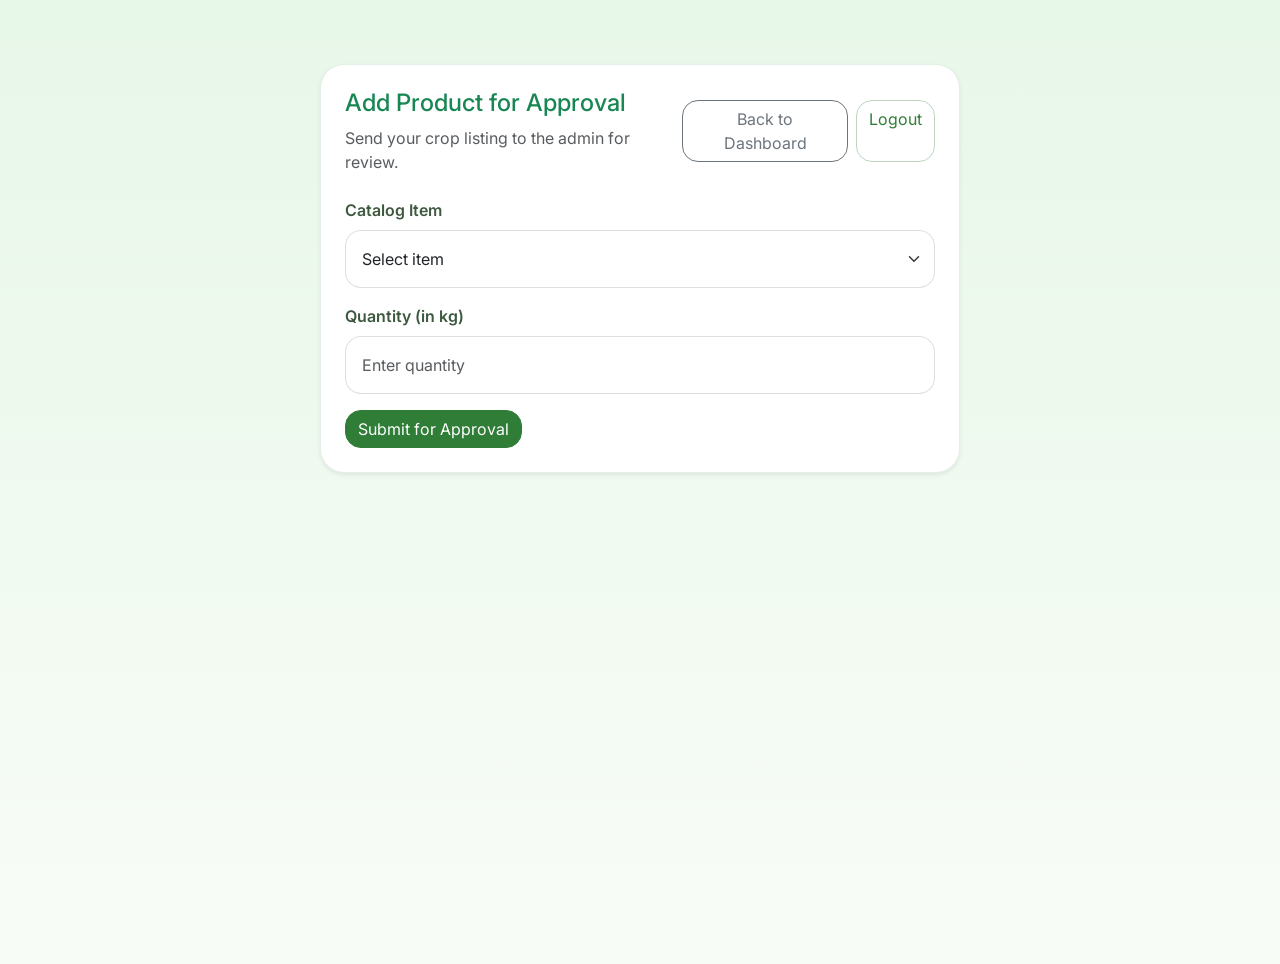
<file: src/main/resources/static/add-product.html>
<!DOCTYPE html>
<html lang="en">
<head>
    <meta charset="UTF-8" />
    <meta name="viewport" content="width=device-width, initial-scale=1.0" />
    <title>Add Product - Agrilink</title>
    <link href="https://cdn.jsdelivr.net/npm/bootstrap@5.3.2/dist/css/bootstrap.min.css" rel="stylesheet" />
    <link href="css/style.css" rel="stylesheet" />
    <style>
        body { background: linear-gradient(180deg, #e7f7e8 0%, #f8fcf7 100%); color: #1e4f26; }
        .form-card { max-width: 640px; margin: 4rem auto; border-radius: 1.5rem; border: 1px solid rgba(46, 125, 46, 0.12); }
        .btn-success { background-color: #2f7d37; border-color: #2f7d37; }
        .btn-success:hover { background-color: #27612f; }
    </style>
</head>
<body>
<div class="container">
    <div class="card form-card shadow-sm p-4 fade-in">
        <div class="d-flex justify-content-between align-items-center mb-4">
            <div>
                <h1 class="h4 text-success">Add Product for Approval</h1>
                <p class="text-muted mb-0">Send your crop listing to the admin for review.</p>
            </div>
            <div class="d-flex gap-2">
            <a href="farmer-dashboard.html" class="btn btn-outline-secondary">Back to Dashboard</a>
            <a href="index.html" class="btn btn-outline-success">Logout</a>
        </div>
        </div>
        <form>
            <div class="mb-3">
                <label class="form-label">Catalog Item</label>
                <select class="form-select">
                    <option selected>Select item</option>
                </select>
            </div>
            <div class="mb-3">
                <label class="form-label">Quantity (in kg)</label>
                <input type="number" min="1" class="form-control" placeholder="Enter quantity" />
            </div>
            <button type="submit" class="btn btn-success">Submit for Approval</button>
        </form>
    </div>
</div>
<script>
  (function() {
    const theme = localStorage.getItem('agrilinkTheme');
    if (theme === 'dark') document.body.classList.add('theme-dark');
  })();
</script>
<script src="https://cdn.jsdelivr.net/npm/bootstrap@5.3.2/dist/js/bootstrap.bundle.min.js"></script>
</body>
</html>
</file>
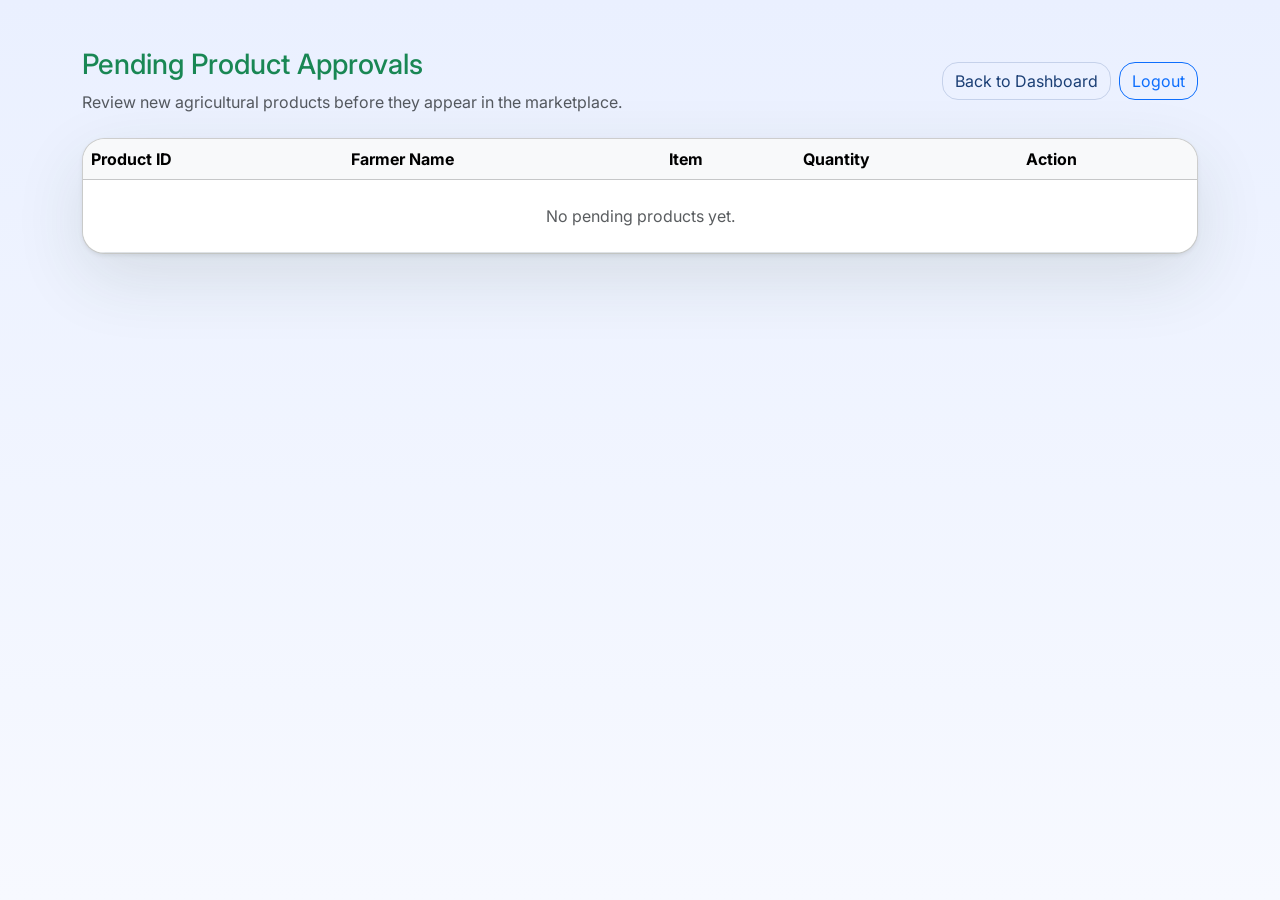
<file: src/main/resources/static/admin-approval.html>
<!DOCTYPE html>
<html lang="en">
<head>
    <meta charset="UTF-8" />
    <meta name="viewport" content="width=device-width, initial-scale=1.0" />
    <title>Admin Approvals - Agrilink</title>
    <link href="https://cdn.jsdelivr.net/npm/bootstrap@5.3.2/dist/css/bootstrap.min.css" rel="stylesheet" />
    <link href="css/style.css" rel="stylesheet" />
    <style>
        body { background: linear-gradient(180deg, #eaf0ff 0%, #f7f9ff 100%); color: #102f62; }
        .table-card { border-radius: 1.4rem; }
        .btn-approve { background-color: #1b3f75; color: #fff; }
        .btn-reject { background-color: #dc3545; color: #fff; }
        .btn-outline-secondary { color: #1b3f75; border-color: #c5d1ea; }
    </style>
</head>
<body>
<div class="container py-5">
    <div class="d-flex justify-content-between align-items-center mb-4">
        <div>
            <h1 class="h3 text-success">Pending Product Approvals</h1>
            <p class="text-muted mb-0">Review new agricultural products before they appear in the marketplace.</p>
        </div>
        <div class="d-flex gap-2">
            <a href="admin-dashboard.html" class="btn btn-outline-secondary">Back to Dashboard</a>
            <a href="index.html" class="btn btn-outline-primary">Logout</a>
        </div>
    </div>
    <div class="card table-card shadow-sm fade-in">
        <div class="card-body p-0">
            <div class="table-responsive">
                <table class="table table-hover align-middle mb-0">
                    <thead class="table-light">
                        <tr>
                            <th>Product ID</th>
                            <th>Farmer Name</th>
                            <th>Item</th>
                            <th>Quantity</th>
                            <th>Action</th>
                        </tr>
                    </thead>
                    <tbody>
                        <tr>
                            <td colspan="5" class="text-center text-muted py-4">No pending products yet.</td>
                        </tr>
                    </tbody>
                </table>
            </div>
        </div>
    </div>
</div>
<script>
  (function() {
    const theme = localStorage.getItem('agrilinkTheme');
    if (theme === 'dark') document.body.classList.add('theme-dark');
  })();
</script>
<script src="https://cdn.jsdelivr.net/npm/bootstrap@5.3.2/dist/js/bootstrap.bundle.min.js"></script>
</body>
</html>
</file>
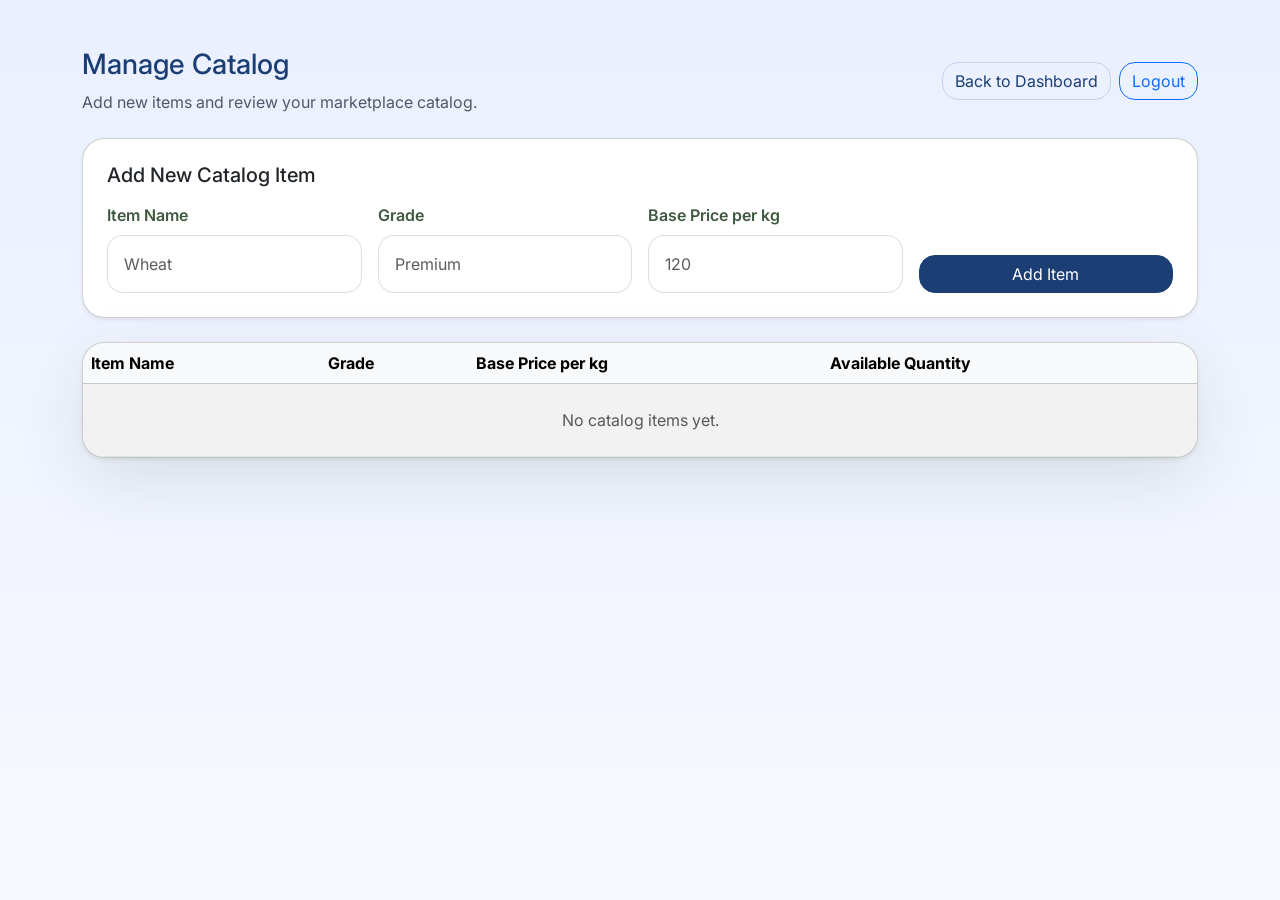
<file: src/main/resources/static/admin-catalog.html>
<!DOCTYPE html>
<html lang="en">
<head>
    <meta charset="UTF-8" />
    <meta name="viewport" content="width=device-width, initial-scale=1.0" />
    <title>Admin Catalog - Agrilink</title>
    <link href="https://cdn.jsdelivr.net/npm/bootstrap@5.3.2/dist/css/bootstrap.min.css" rel="stylesheet" />
    <link href="css/style.css" rel="stylesheet" />
    <style>
        body { background: linear-gradient(180deg, #eaf0ff 0%, #f7f9ff 100%); color: #102f62; }
        .page-heading { color: #1b3f75; }
        .table-card { border-radius: 1.4rem; }
        .btn-success { background-color: #1b3f75; border-color: #1b3f75; }
        .btn-success:hover { background-color: #152f5a; }
        .btn-outline-secondary { color: #1b3f75; border-color: #c5d1ea; }
    </style>
</head>
<body>
<div class="container py-5">
    <div class="d-flex justify-content-between align-items-center mb-4">
        <div>
            <h1 class="h3 page-heading">Manage Catalog</h1>
            <p class="text-muted mb-0">Add new items and review your marketplace catalog.</p>
        </div>
        <div class="d-flex gap-2">
            <a href="admin-dashboard.html" class="btn btn-outline-secondary">Back to Dashboard</a>
            <a href="index.html" class="btn btn-outline-primary">Logout</a>
        </div>
    </div>

    <div class="card shadow-sm mb-4 p-4 fade-in">
        <h5 class="mb-3">Add New Catalog Item</h5>
        <form class="row g-3">
            <div class="col-md-3">
                <label class="form-label">Item Name</label>
                <input type="text" class="form-control" placeholder="Wheat" />
            </div>
            <div class="col-md-3">
                <label class="form-label">Grade</label>
                <input type="text" class="form-control" placeholder="Premium" />
            </div>
            <div class="col-md-3">
                <label class="form-label">Base Price per kg</label>
                <input type="number" class="form-control" placeholder="120" />
            </div>
            <div class="col-md-3 d-flex align-items-end">
                <button type="submit" class="btn btn-success w-100">Add Item</button>
            </div>
        </form>
    </div>

    <div class="card table-card shadow-sm fade-in">
        <div class="card-body p-0">
            <div class="table-responsive">
                <table class="table table-striped mb-0">
                    <thead class="table-light">
                        <tr>
                            <th>Item Name</th>
                            <th>Grade</th>
                            <th>Base Price per kg</th>
                            <th>Available Quantity</th>
                        </tr>
                    </thead>
                    <tbody>
                        <tr>
                            <td colspan="4" class="text-center text-muted py-4">No catalog items yet.</td>
                        </tr>
                    </tbody>
                </table>
            </div>
        </div>
    </div>
</div>
<script>
  (function() {
    const theme = localStorage.getItem('agrilinkTheme');
    if (theme === 'dark') document.body.classList.add('theme-dark');
  })();
</script>
<script src="https://cdn.jsdelivr.net/npm/bootstrap@5.3.2/dist/js/bootstrap.bundle.min.js"></script>
</body>
</html>
</file>
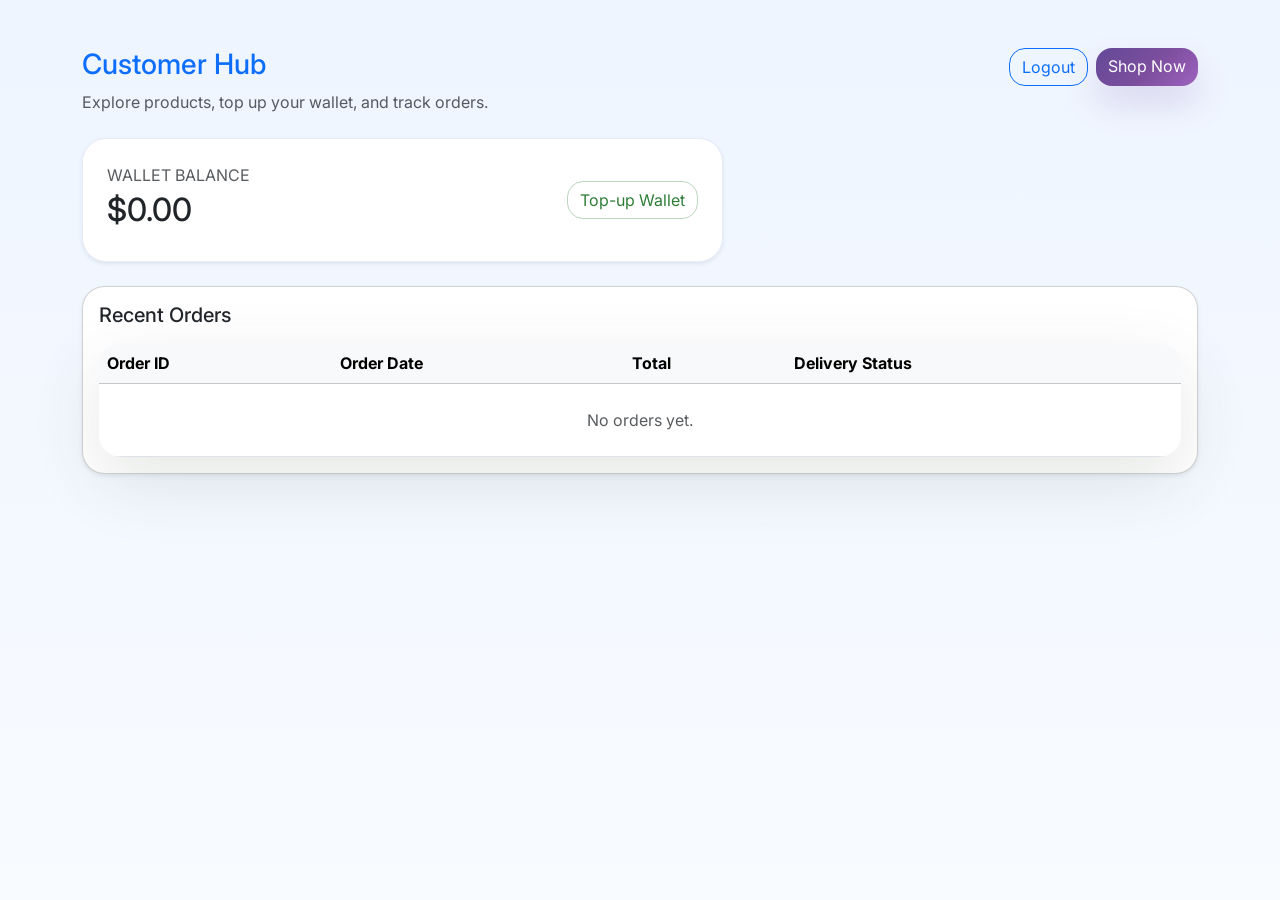
<file: src/main/resources/static/customer-dashboard.html>
<!DOCTYPE html>
<html lang="en">
<head>
    <meta charset="UTF-8" />
    <meta name="viewport" content="width=device-width, initial-scale=1.0" />
    <title>Customer Dashboard - Agrilink</title>
    <link href="https://cdn.jsdelivr.net/npm/bootstrap@5.3.2/dist/css/bootstrap.min.css" rel="stylesheet" />
    <link href="css/style.css" rel="stylesheet" />
    <style>
        body { background: linear-gradient(180deg, #eef5ff 0%, #f8fbff 100%); color: #0f3b6a; }
        .wallet-card { border-radius: 1.5rem; border: 1px solid rgba(56, 102, 199, 0.12); }
        .btn-primary { background-color: #1f5bb5; border-color: #1f5bb5; }
        .btn-primary:hover { background-color: #15457f; }
    </style>
</head>
<body>
<div class="container py-5">
    <div class="d-flex justify-content-between align-items-start gap-3 mb-4">
        <div>
            <h1 class="h3 text-primary">Customer Hub</h1>
            <p class="text-muted mb-0">Explore products, top up your wallet, and track orders.</p>
        </div>
        <div class="d-flex gap-2">
            <a href="index.html" class="btn btn-outline-primary">Logout</a>
            <a href="shop.html" class="btn btn-primary">Shop Now</a>
        </div>
    </div>

    <div class="row g-4 mb-4">
        <div class="col-md-7">
            <div class="card wallet-card shadow-sm p-4 fade-in">
                <div class="d-flex justify-content-between align-items-center">
                    <div>
                        <p class="text-uppercase text-muted mb-1">Wallet Balance</p>
                        <h2 id="walletBalance">$0.00</h2>
                    </div>
                    <a href="wallet-topup.html" class="btn btn-outline-success">Top-up Wallet</a>
                </div>
            </div>
        </div>
    </div>

    <div class="card shadow-sm fade-in">
        <div class="card-body">
            <h5 class="mb-3">Recent Orders</h5>
            <div class="table-responsive">
                <table class="table table-hover align-middle mb-0">
                    <thead class="table-light">
                        <tr>
                            <th>Order ID</th>
                            <th>Order Date</th>
                            <th>Total</th>
                            <th>Delivery Status</th>
                        </tr>
                    </thead>
                    <tbody>
                        <tr>
                            <td colspan="4" class="text-center text-muted py-4">No orders yet.</td>
                        </tr>
                    </tbody>
                </table>
            </div>
        </div>
    </div>
</div>
<script>
    const walletBalance = document.getElementById('walletBalance');

    async function loadCustomerWallet() {
        const stored = localStorage.getItem('agrilinkUser');
        if (!stored) return;
        const { userId } = JSON.parse(stored);
        const response = await fetch(`/api/user?userId=${encodeURIComponent(userId)}`);
        if (!response.ok) return;
        const data = await response.json();
        walletBalance.textContent = `$${Number(data.walletBalance).toFixed(2)}`;
    }

    loadCustomerWallet();
</script>
<script>
  (function() {
    const theme = localStorage.getItem('agrilinkTheme');
    if (theme === 'dark') document.body.classList.add('theme-dark');
  })();
</script>
<script src="https://cdn.jsdelivr.net/npm/bootstrap@5.3.2/dist/js/bootstrap.bundle.min.js"></script>
</body>
</html>
</file>
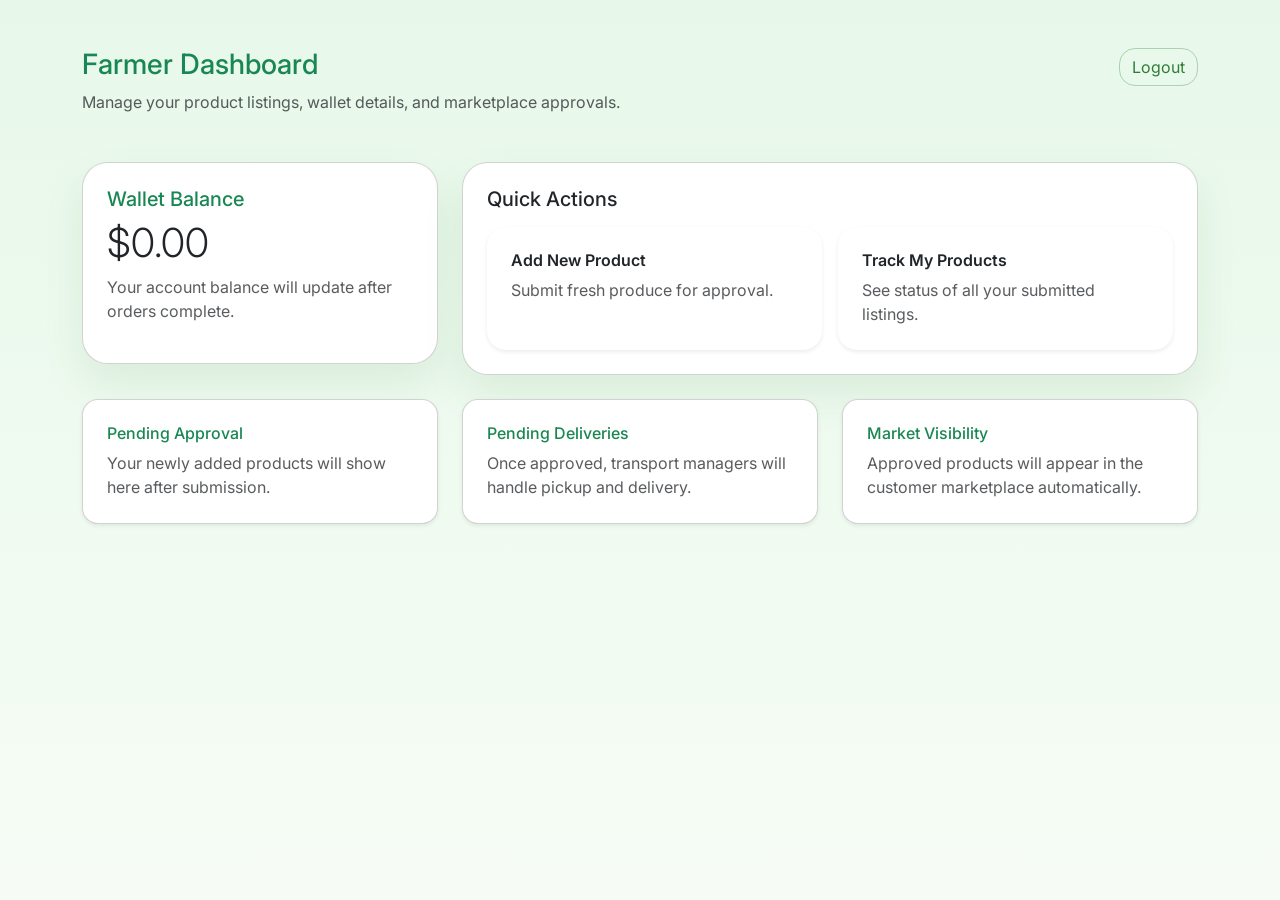
<file: src/main/resources/static/farmer-dashboard.html>
<!DOCTYPE html>
<html lang="en">
<head>
    <meta charset="UTF-8" />
    <meta name="viewport" content="width=device-width, initial-scale=1.0" />
    <title>Farmer Dashboard - Agrilink</title>
    <link href="https://cdn.jsdelivr.net/npm/bootstrap@5.3.2/dist/css/bootstrap.min.css" rel="stylesheet" />
    <link href="css/style.css" rel="stylesheet" />
    <style>
        body { background: linear-gradient(180deg, #e7f8ea 0%, #f6fcf5 100%); color: #1f4f28; }
        .hero-card { border-radius: 1.6rem; box-shadow: 0 20px 40px rgba(46, 125, 46, 0.1); }
        .action-card { border-radius: 1.2rem; transition: transform .2s ease, box-shadow .2s ease; }
        .action-card:hover { transform: translateY(-4px); box-shadow: 0 18px 35px rgba(46, 125, 46, 0.16); }
        .btn-success { background-color: #2f7d37; border-color: #2f7d37; }
        .btn-success:hover { background-color: #27612f; }
    </style>
</head>
<body>
<div class="container py-5">
    <div class="d-flex flex-column flex-md-row justify-content-between align-items-start gap-3 mb-5">
        <div>
            <h1 class="h3 text-success">Farmer Dashboard</h1>
            <p class="text-muted mb-0">Manage your product listings, wallet details, and marketplace approvals.</p>
        </div>
        <a href="login.html" class="btn btn-outline-success align-self-start">Logout</a>
    </div>

    <div class="row g-4 mb-4">
        <div class="col-lg-4">
            <div class="card hero-card p-4">
                <h5 class="text-success">Wallet Balance</h5>
                <p class="display-6 mb-0">$0.00</p>
                <p class="text-muted mt-2">Your account balance will update after orders complete.</p>
            </div>
        </div>
        <div class="col-lg-8">
            <div class="card hero-card p-4">
                <h5 class="mb-3">Quick Actions</h5>
                <div class="row g-3">
                    <div class="col-sm-6">
                        <a href="add-product.html" class="text-decoration-none">
                            <div class="card action-card p-4 h-100 border-0 shadow-sm bg-white">
                                <h6 class="fw-semibold">Add New Product</h6>
                                <p class="text-muted mb-0">Submit fresh produce for approval.</p>
                            </div>
                        </a>
                    </div>
                    <div class="col-sm-6">
                        <a href="my-products.html" class="text-decoration-none">
                            <div class="card action-card p-4 h-100 border-0 shadow-sm bg-white">
                                <h6 class="fw-semibold">Track My Products</h6>
                                <p class="text-muted mb-0">See status of all your submitted listings.</p>
                            </div>
                        </a>
                    </div>
                </div>
            </div>
        </div>
    </div>

    <div class="row g-4">
        <div class="col-md-4">
            <div class="card p-4 shadow-sm bg-white rounded-4">
                <h6 class="text-success">Pending Approval</h6>
                <p class="text-muted mb-0">Your newly added products will show here after submission.</p>
            </div>
        </div>
        <div class="col-md-4">
            <div class="card p-4 shadow-sm bg-white rounded-4">
                <h6 class="text-success">Pending Deliveries</h6>
                <p class="text-muted mb-0">Once approved, transport managers will handle pickup and delivery.</p>
            </div>
        </div>
        <div class="col-md-4">
            <div class="card p-4 shadow-sm bg-white rounded-4">
                <h6 class="text-success">Market Visibility</h6>
                <p class="text-muted mb-0">Approved products will appear in the customer marketplace automatically.</p>
            </div>
        </div>
    </div>
</div>
<script>
  (function() {
    const theme = localStorage.getItem('agrilinkTheme');
    if (theme === 'dark') document.body.classList.add('theme-dark');
  })();
</script>
<script src="https://cdn.jsdelivr.net/npm/bootstrap@5.3.2/dist/js/bootstrap.bundle.min.js"></script>
</body>
</html>
</file>
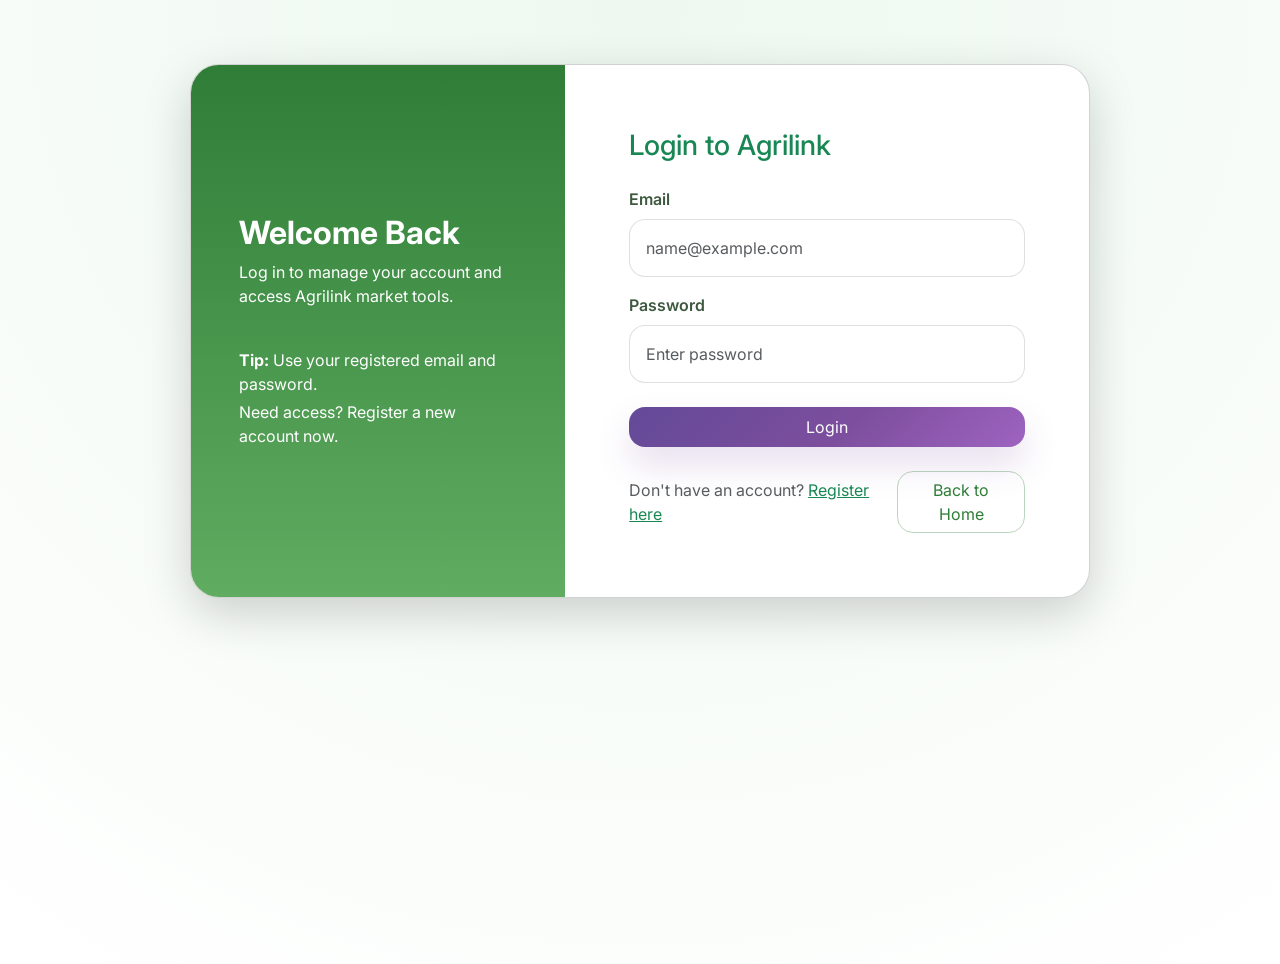
<file: src/main/resources/static/login.html>
<!DOCTYPE html>
<html lang="en">
<head>
    <meta charset="UTF-8" />
    <meta name="viewport" content="width=device-width, initial-scale=1.0" />
    <title>Login - Agrilink</title>
    <link href="https://cdn.jsdelivr.net/npm/bootstrap@5.3.2/dist/css/bootstrap.min.css" rel="stylesheet" />
    <link href="css/style.css" rel="stylesheet" />
    <style>
        body {
            background: radial-gradient(circle at top, #eef8f0 0%, #f5fbf6 45%, #ffffff 100%);
            color: #1f4f27;
            overflow-x: hidden;
        }
        .auth-card {
            max-width: 900px;
            margin: 4rem auto;
            border-radius: 1.8rem;
            overflow: hidden;
            opacity: 0;
            transform: translateY(24px);
            animation: fadeInUp .9s ease forwards;
        }
        .auth-card .form-control {
            border-radius: 1rem;
            transition: border-color .25s ease, box-shadow .25s ease, transform .2s ease;
        }
        .auth-card .form-control:focus {
            box-shadow: 0 0 0 0.2rem rgba(46, 125, 50, 0.18);
            border-color: #2f7d37;
            transform: scale(1.01);
        }
        .auth-sidebar {
            background: linear-gradient(180deg, #2f7d37 0%, #60ac61 100%);
            color: #fff;
            animation: slideIn .95s ease forwards;
            opacity: 0;
            transform: translateX(-20px);
        }
        .auth-sidebar h2 { font-weight: 700; }
        .btn-accent {
            background-color: #2f7d37;
            border-color: #2f7d37;
            transition: transform .2s ease, box-shadow .25s ease, background-color .25s ease;
        }
        .btn-accent:hover {
            background-color: #25612f;
            transform: translateY(-2px);
            box-shadow: 0 14px 30px rgba(37, 97, 47, 0.18);
        }
        .card-body {
            opacity: 0;
            transform: translateY(16px);
            animation: fadeInUp .9s ease .2s forwards;
        }
        @keyframes fadeInUp {
            0% { opacity: 0; transform: translateY(24px); }
            100% { opacity: 1; transform: translateY(0); }
        }
        @keyframes slideIn {
            0% { opacity: 0; transform: translateX(-20px); }
            100% { opacity: 1; transform: translateX(0); }
        }
    </style>
</head>
<body>
<div class="container">
    <div class="card auth-card shadow-lg">
        <div class="row g-0">
            <div class="col-md-5 auth-sidebar d-flex flex-column justify-content-center p-5">
                <h2>Welcome Back</h2>
                <p class="text-white-75">Log in to manage your account and access Agrilink market tools.</p>
                <div class="mt-4">
                    <p class="mb-1"><strong>Tip:</strong> Use your registered email and password.</p>
                    <p class="mb-0">Need access? Register a new account now.</p>
                </div>
            </div>
            <div class="col-md-7 p-5">
                <div class="card-body">
                    <h3 class="mb-4 text-success">Login to Agrilink</h3>
                    <form id="loginForm" novalidate>
                        <div class="mb-3">
                            <label class="form-label">Email</label>
                            <input id="email" type="email" class="form-control" placeholder="name@example.com" required />
                            <div class="invalid-feedback">Please enter a valid email address.</div>
                        </div>
                        <div class="mb-4">
                            <label class="form-label">Password</label>
                            <input id="password" type="password" class="form-control" placeholder="Enter password" required />
                            <div class="invalid-feedback">Password is required.</div>
                        </div>
                        <button type="submit" class="btn btn-accent w-100 py-2">Login</button>
                        <div id="loginError" class="text-danger small mt-3"></div>
                    </form>
                    <div class="d-flex justify-content-between align-items-center mt-4">
                        <p class="text-muted mb-0">Don't have an account? <a href="register.html" class="text-success">Register here</a></p>
                        <a href="index.html" class="btn btn-outline-success">Back to Home</a>
                    </div>
                </div>
            </div>
        </div>
    </div>
</div>
<script>
    const loginForm = document.getElementById('loginForm');
    const loginError = document.getElementById('loginError');

    loginForm.addEventListener('submit', async (event) => {
        event.preventDefault();
        loginError.textContent = '';

        if (!loginForm.checkValidity()) {
            loginForm.classList.add('was-validated');
            return;
        }

        const email = document.getElementById('email').value.trim();
        const password = document.getElementById('password').value.trim();

        const response = await fetch('/api/login', {
            method: 'POST',
            headers: { 'Content-Type': 'application/json' },
            body: JSON.stringify({ email, password })
        });

        const data = await response.json();
        if (response.ok) {
            localStorage.setItem('agrilinkUser', JSON.stringify({
                userId: data.userId,
                name: data.name,
                role: data.role
            }));

            const role = data.role;
            if (role === 'ADMIN') window.location.href = 'admin-dashboard.html';
            else if (role === 'FARMER') window.location.href = 'farmer-dashboard.html';
            else if (role === 'CUSTOMER') window.location.href = 'customer-dashboard.html';
            else if (role === 'TRANSPORT') window.location.href = 'transport-dashboard.html';
            else window.location.href = 'index.html';
        } else {
            loginError.textContent = data.error || 'Login failed. Please try again.';
        }
    });

    const inputs = loginForm.querySelectorAll('.form-control');
    inputs.forEach((input) => {
        input.addEventListener('input', () => {
            if (input.checkValidity()) {
                input.classList.remove('is-invalid');
            }
        });
    });
</script>
<script>
  (function() {
    const theme = localStorage.getItem('agrilinkTheme');
    if (theme === 'dark') document.body.classList.add('theme-dark');
  })();
</script>
<script src="https://cdn.jsdelivr.net/npm/bootstrap@5.3.2/dist/js/bootstrap.bundle.min.js"></script>
</body>
</html>
</file>
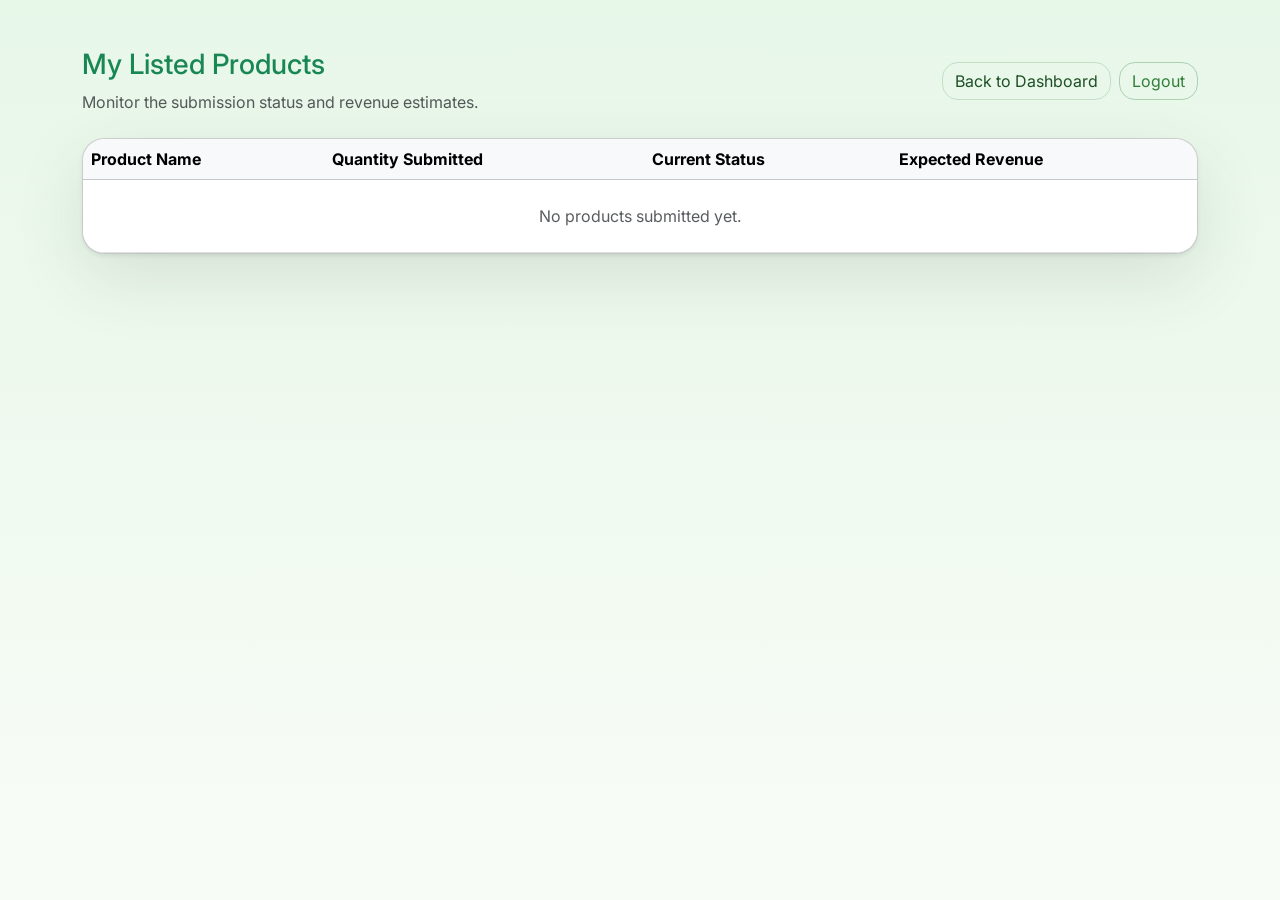
<file: src/main/resources/static/my-products.html>
<!DOCTYPE html>
<html lang="en">
<head>
    <meta charset="UTF-8" />
    <meta name="viewport" content="width=device-width, initial-scale=1.0" />
    <title>My Products - Agrilink</title>
    <link href="https://cdn.jsdelivr.net/npm/bootstrap@5.3.2/dist/css/bootstrap.min.css" rel="stylesheet" />
    <link href="css/style.css" rel="stylesheet" />
    <style>
        body { background: linear-gradient(180deg, #e7f7e8 0%, #f8fcf7 100%); color: #1e4f26; }
        .badge-pending { background-color: #f7c948; color: #3f3f3f; }
        .badge-approved { background-color: #4caf50; }
        .badge-sold { background-color: #1565c0; }
        .table-card { border-radius: 1.4rem; }
        .btn-outline-secondary { color: #1e4f26; border-color: rgba(46, 125, 46, 0.2); }
    </style>
</head>
<body>
<div class="container py-5">
    <div class="d-flex justify-content-between align-items-center mb-4">
        <div>
            <h1 class="h3 text-success">My Listed Products</h1>
            <p class="text-muted mb-0">Monitor the submission status and revenue estimates.</p>
        </div>
        <div class="d-flex gap-2">
            <a href="farmer-dashboard.html" class="btn btn-outline-secondary">Back to Dashboard</a>
            <a href="index.html" class="btn btn-outline-success">Logout</a>
        </div>
    </div>
    <div class="card shadow-sm fade-in">
        <div class="card-body p-0">
            <div class="table-responsive">
                <table class="table table-hover mb-0 align-middle">
                    <thead class="table-light">
                        <tr>
                            <th>Product Name</th>
                            <th>Quantity Submitted</th>
                            <th>Current Status</th>
                            <th>Expected Revenue</th>
                        </tr>
                    </thead>
                    <tbody>
                        <tr>
                            <td colspan="4" class="text-center text-muted py-4">No products submitted yet.</td>
                        </tr>
                    </tbody>
                </table>
            </div>
        </div>
    </div>
</div>
<script>
  (function() {
    const theme = localStorage.getItem('agrilinkTheme');
    if (theme === 'dark') document.body.classList.add('theme-dark');
  })();
</script>
<script src="https://cdn.jsdelivr.net/npm/bootstrap@5.3.2/dist/js/bootstrap.bundle.min.js"></script>
</body>
</html>
</file>
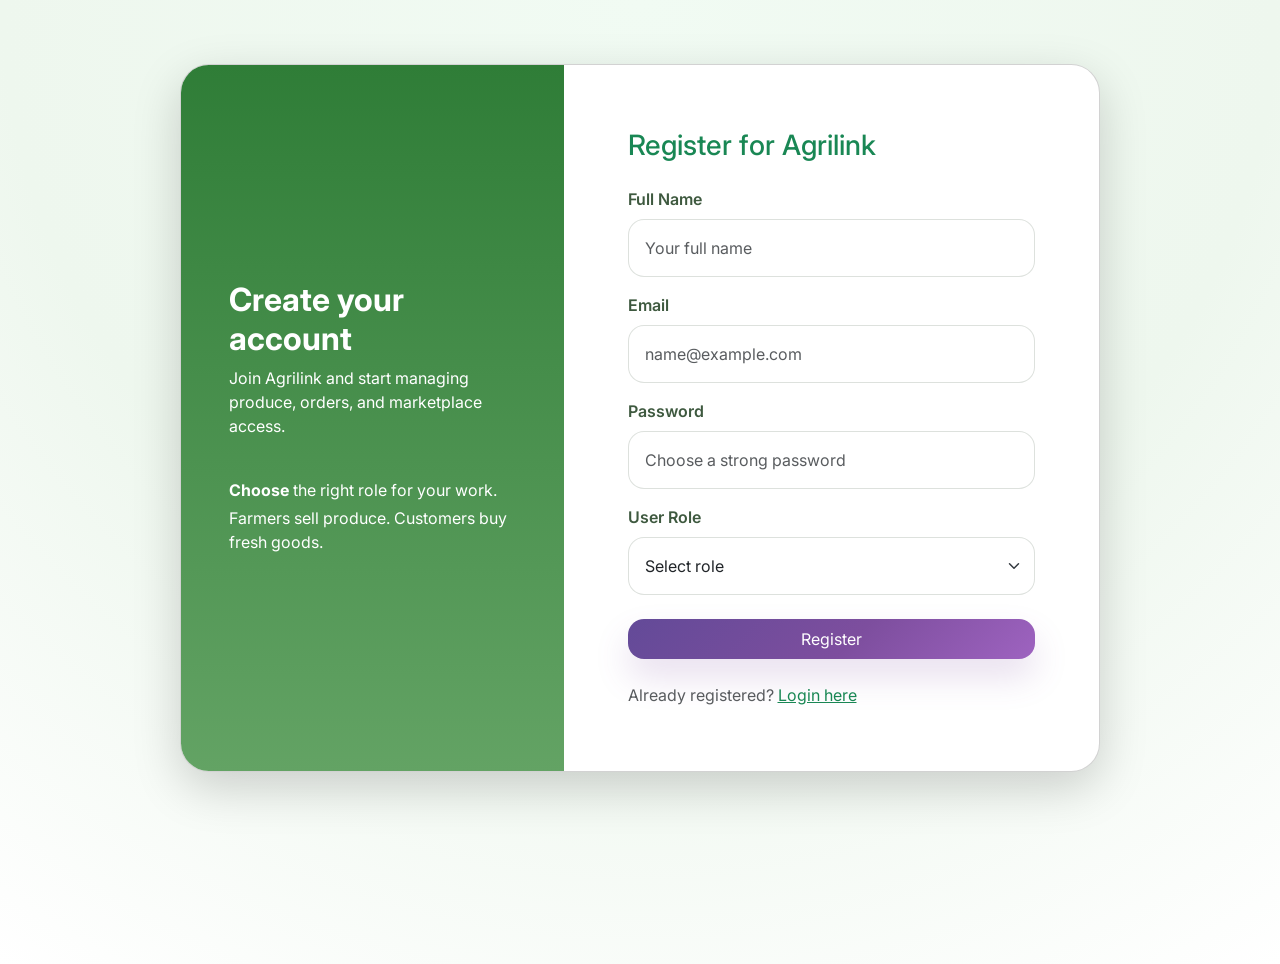
<file: src/main/resources/static/register.html>
<!DOCTYPE html>
<html lang="en">
<head>
    <meta charset="UTF-8" />
    <meta name="viewport" content="width=device-width, initial-scale=1.0" />
    <title>Register - Agrilink</title>
    <link href="https://cdn.jsdelivr.net/npm/bootstrap@5.3.2/dist/css/bootstrap.min.css" rel="stylesheet" />
    <link href="css/style.css" rel="stylesheet" />
    <style>
        body {
            background: radial-gradient(circle at top, #f1fbf3 0%, #eef7ee 55%, #ffffff 100%);
            color: #1d4c28;
            overflow-x: hidden;
        }
        .auth-card {
            max-width: 920px;
            margin: 4rem auto;
            border-radius: 1.8rem;
            overflow: hidden;
            opacity: 0;
            transform: translateY(24px);
            animation: fadeInUp .9s ease forwards;
        }
        .auth-card .form-control {
            border-radius: 1rem;
            transition: border-color .25s ease, box-shadow .25s ease, transform .2s ease;
        }
        .auth-card .form-control:focus {
            box-shadow: 0 0 0 0.2rem rgba(46, 125, 50, 0.18);
            border-color: #2f7d37;
            transform: scale(1.01);
        }
        .auth-sidebar {
            background: linear-gradient(180deg, #2f7d37 0%, #63a364 100%);
            color: #fff;
            animation: slideIn .95s ease forwards;
            opacity: 0;
            transform: translateX(-20px);
        }
        .auth-sidebar h2 { font-weight: 700; }
        .btn-accent {
            background-color: #2f7d37;
            border-color: #2f7d37;
            transition: transform .2s ease, box-shadow .25s ease, background-color .25s ease;
        }
        .btn-accent:hover {
            background-color: #27612f;
            transform: translateY(-2px);
            box-shadow: 0 14px 30px rgba(37, 97, 47, 0.18);
        }
        .card-body {
            opacity: 0;
            transform: translateY(16px);
            animation: fadeInUp .9s ease .2s forwards;
        }
        @keyframes fadeInUp {
            0% { opacity: 0; transform: translateY(24px); }
            100% { opacity: 1; transform: translateY(0); }
        }
        @keyframes slideIn {
            0% { opacity: 0; transform: translateX(-20px); }
            100% { opacity: 1; transform: translateX(0); }
        }
    </style>
</head>
<body>
<div class="container">
    <div class="card auth-card shadow-lg">
        <div class="row g-0">
            <div class="col-md-5 auth-sidebar d-flex flex-column justify-content-center p-5">
                <h2>Create your account</h2>
                <p class="text-white-75">Join Agrilink and start managing produce, orders, and marketplace access.</p>
                <div class="mt-4">
                    <p class="mb-1"><strong>Choose</strong> the right role for your work.</p>
                    <p class="mb-0">Farmers sell produce. Customers buy fresh goods.</p>
                </div>
            </div>
            <div class="col-md-7 p-5">
                <div class="card-body">
                    <h3 class="mb-4 text-success">Register for Agrilink</h3>
                    <form id="registerForm" novalidate>
                        <div class="mb-3">
                            <label class="form-label">Full Name</label>
                            <input id="name" type="text" class="form-control" placeholder="Your full name" required />
                            <div class="invalid-feedback">Full name is required.</div>
                        </div>
                        <div class="mb-3">
                            <label class="form-label">Email</label>
                            <input id="email" type="email" class="form-control" placeholder="name@example.com" required />
                            <div class="invalid-feedback">Please enter a valid email address.</div>
                        </div>
                        <div class="mb-3">
                            <label class="form-label">Password</label>
                            <input id="password" type="password" class="form-control" placeholder="Choose a strong password" required minlength="6" />
                            <div class="invalid-feedback">Password must be at least 6 characters.</div>
                        </div>
                        <div class="mb-4">
                            <label class="form-label">User Role</label>
                            <select id="role" class="form-select" required>
                                <option value="">Select role</option>
                                <option value="FARMER">FARMER</option>
                                <option value="CUSTOMER">CUSTOMER</option>
                            </select>
                            <div class="invalid-feedback">Please choose a user role.</div>
                        </div>
                        <button type="submit" class="btn btn-accent w-100 py-2">Register</button>
                        <div id="registerError" class="text-danger small mt-3"></div>
                    </form>
                    <p class="text-muted mt-4 mb-0">Already registered? <a href="login.html" class="text-success">Login here</a></p>
                </div>
            </div>
        </div>
    </div>
</div>
<script>
    const registerForm = document.getElementById('registerForm');
    const registerError = document.getElementById('registerError');

    registerForm.addEventListener('submit', async (event) => {
        event.preventDefault();
        registerError.textContent = '';

        if (!registerForm.checkValidity()) {
            registerForm.classList.add('was-validated');
            return;
        }

        const name = document.getElementById('name').value.trim();
        const email = document.getElementById('email').value.trim();
        const password = document.getElementById('password').value.trim();
        const role = document.getElementById('role').value;

        const response = await fetch('/api/register', {
            method: 'POST',
            headers: { 'Content-Type': 'application/json' },
            body: JSON.stringify({ name, email, password, role })
        });

        const data = await response.json();
        if (response.ok) {
            window.location.href = 'login.html';
        } else {
            registerError.textContent = data.error || 'Registration failed. Please try again.';
        }
    });

    const registerInputs = registerForm.querySelectorAll('.form-control, .form-select');
    registerInputs.forEach((input) => {
        input.addEventListener('input', () => {
            if (input.checkValidity()) {
                input.classList.remove('is-invalid');
            }
        });
    });
</script>
<script>
  (function() {
    const theme = localStorage.getItem('agrilinkTheme');
    if (theme === 'dark') document.body.classList.add('theme-dark');
  })();
</script>
<script src="https://cdn.jsdelivr.net/npm/bootstrap@5.3.2/dist/js/bootstrap.bundle.min.js"></script>
</body>
</html>
</file>
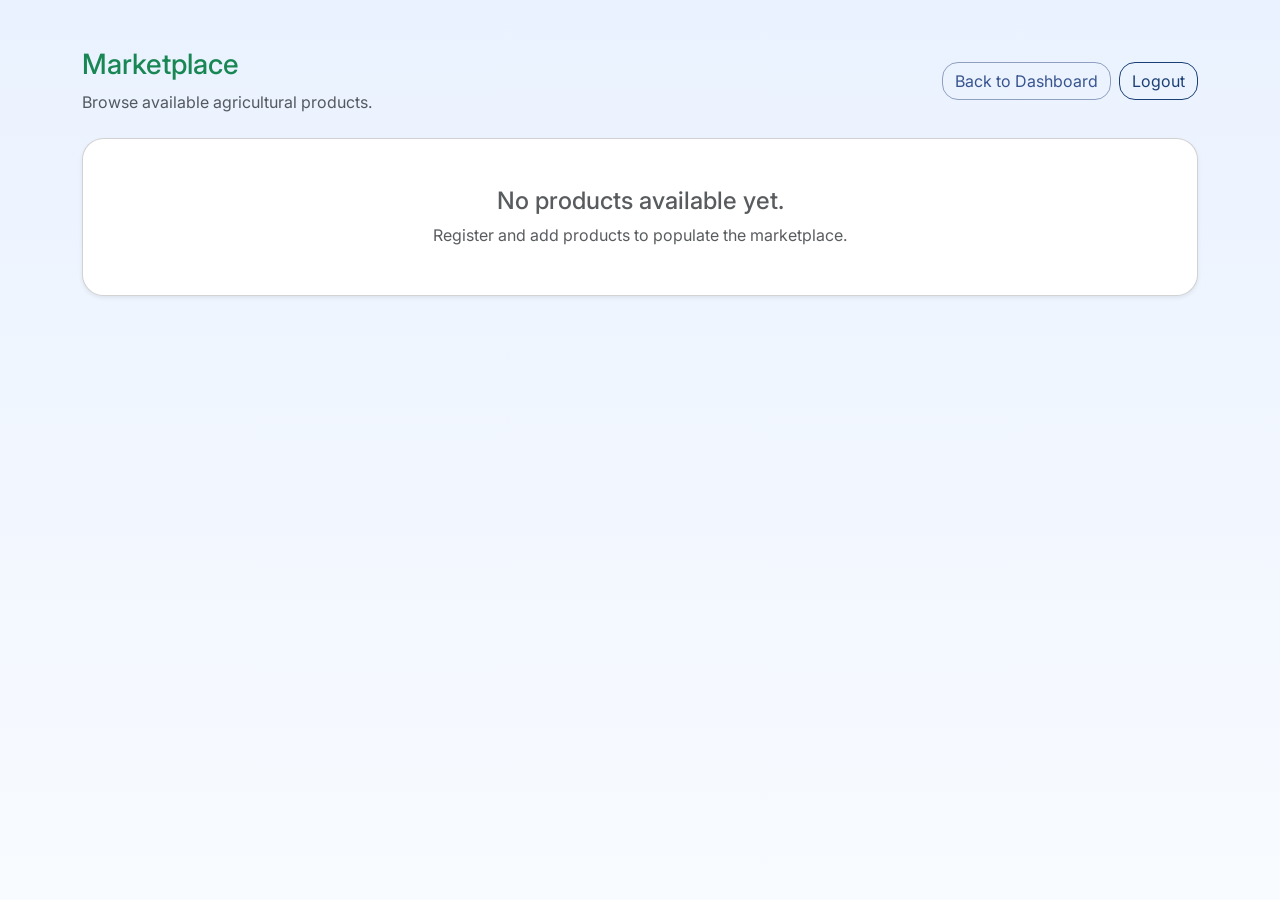
<file: src/main/resources/static/shop.html>
<!DOCTYPE html>
<html lang="en">
<head>
    <meta charset="UTF-8" />
    <meta name="viewport" content="width=device-width, initial-scale=1.0" />
    <title>Shop - Agrilink</title>
    <link href="https://cdn.jsdelivr.net/npm/bootstrap@5.3.2/dist/css/bootstrap.min.css" rel="stylesheet" />
    <link href="css/style.css" rel="stylesheet" />
    <style>
        body { background: linear-gradient(180deg, #eaf2ff 0%, #f8fbff 100%); color: #1b3f75; }
        .product-card { border-radius: 1.35rem; transition: transform 0.2s ease, box-shadow 0.2s ease; }
        .product-card:hover { transform: translateY(-3px); box-shadow: 0 14px 30px rgba(35, 85, 155, 0.08); }
        .btn-outline-secondary { border-color: #8f9fbf; color: #38548f; }
        .btn-outline-secondary:hover { background: rgba(56, 84, 143, 0.08); }
        .btn-outline-primary { color: #1b3f75; border-color: #1b3f75; }
    </style>
</head>
<body>
<div class="container py-5">
    <div class="d-flex justify-content-between align-items-center mb-4">
        <div>
            <h1 class="h3 text-success">Marketplace</h1>
            <p class="text-muted mb-0">Browse available agricultural products.</p>
        </div>
        <div class="d-flex gap-2">
            <a href="customer-dashboard.html" class="btn btn-outline-secondary">Back to Dashboard</a>
            <a href="index.html" class="btn btn-outline-primary">Logout</a>
        </div>
    </div>

    <div class="row g-4">
        <div class="col-12">
            <div class="card product-card shadow-sm p-5 text-center">
                <h4 class="text-muted">No products available yet.</h4>
                <p class="text-muted mb-0">Register and add products to populate the marketplace.</p>
            </div>
        </div>
    </div>
</div>
<script>
  (function() {
    const theme = localStorage.getItem('agrilinkTheme');
    if (theme === 'dark') document.body.classList.add('theme-dark');
  })();
</script>
<script src="https://cdn.jsdelivr.net/npm/bootstrap@5.3.2/dist/js/bootstrap.bundle.min.js"></script>
</body>
</html>
</file>
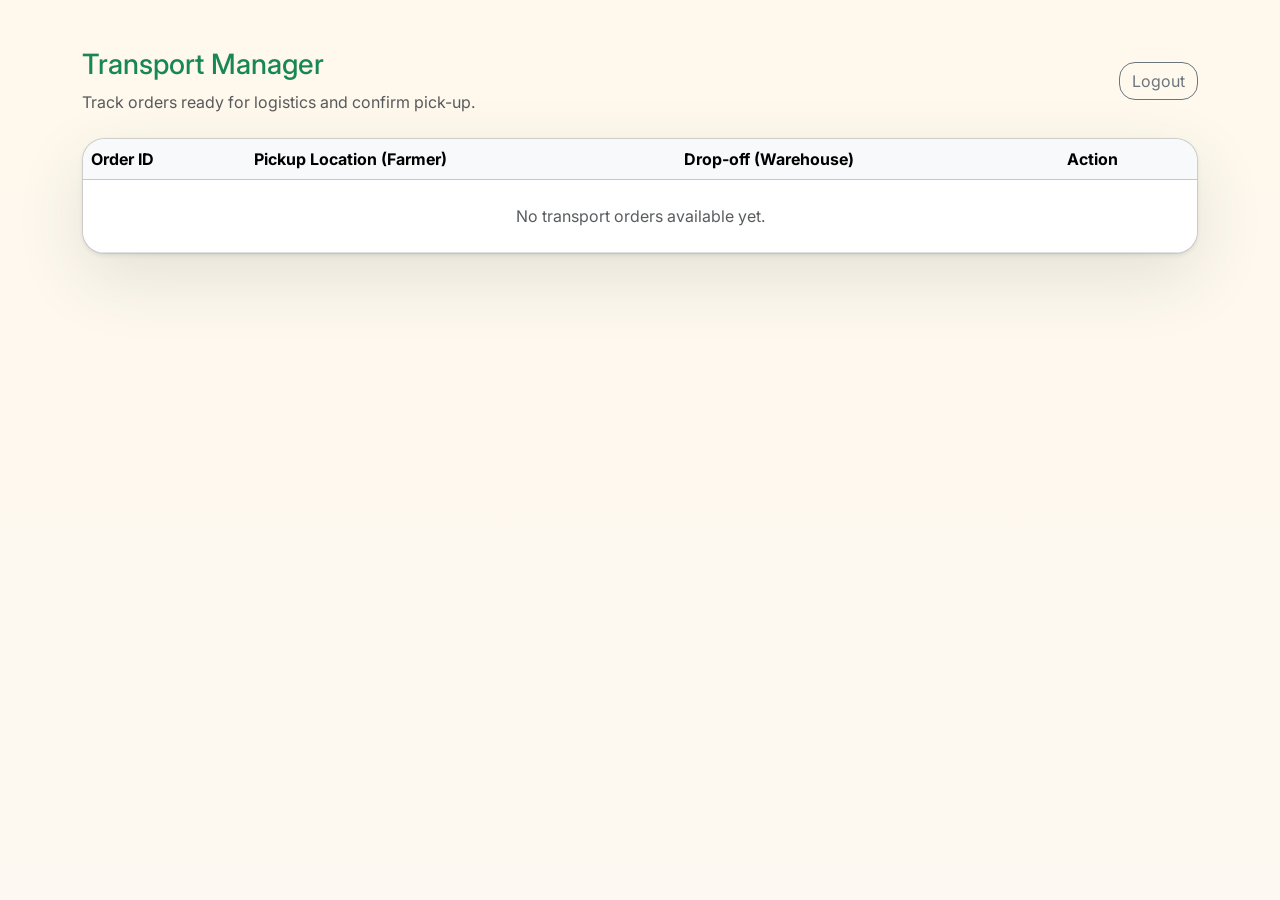
<file: src/main/resources/static/transport-dashboard.html>
<!DOCTYPE html>
<html lang="en">
<head>
    <meta charset="UTF-8" />
    <meta name="viewport" content="width=device-width, initial-scale=1.0" />
    <title>Transport Dashboard - Agrilink</title>
    <link href="https://cdn.jsdelivr.net/npm/bootstrap@5.3.2/dist/css/bootstrap.min.css" rel="stylesheet" />
    <link href="css/style.css" rel="stylesheet" />
    <style>
        body { background: linear-gradient(180deg, #fff8ed 0%, #fdf8f1 100%); color: #663f1a; }
        .card { border-radius: 1.4rem; }
        .btn-success { background-color: #b56a1f; border-color: #b56a1f; }
        .btn-success:hover { background-color: #8f5519; }
    </style>
</head>
<body>
<div class="container py-5">
    <div class="d-flex justify-content-between align-items-center mb-4">
        <div>
            <h1 class="h3 text-success">Transport Manager</h1>
            <p class="text-muted mb-0">Track orders ready for logistics and confirm pick-up.</p>
        </div>
        <div class="d-flex gap-2">
            <a href="index.html" class="btn btn-outline-secondary">Logout</a>
        </div>
    </div>
    <div class="card shadow-sm">
        <div class="card-body p-0">
            <div class="table-responsive">
                <table class="table table-hover align-middle mb-0">
                    <thead class="table-light">
                        <tr>
                            <th>Order ID</th>
                            <th>Pickup Location (Farmer)</th>
                            <th>Drop-off (Warehouse)</th>
                            <th>Action</th>
                        </tr>
                    </thead>
                    <tbody>
                        <tr>
                            <td colspan="4" class="text-center text-muted py-4">No transport orders available yet.</td>
                        </tr>
                    </tbody>
                </table>
            </div>
        </div>
    </div>
</div>
<script>
  (function() {
    const theme = localStorage.getItem('agrilinkTheme');
    if (theme === 'dark') document.body.classList.add('theme-dark');
  })();
</script>
<script src="https://cdn.jsdelivr.net/npm/bootstrap@5.3.2/dist/js/bootstrap.bundle.min.js"></script>
</body>
</html>
</file>
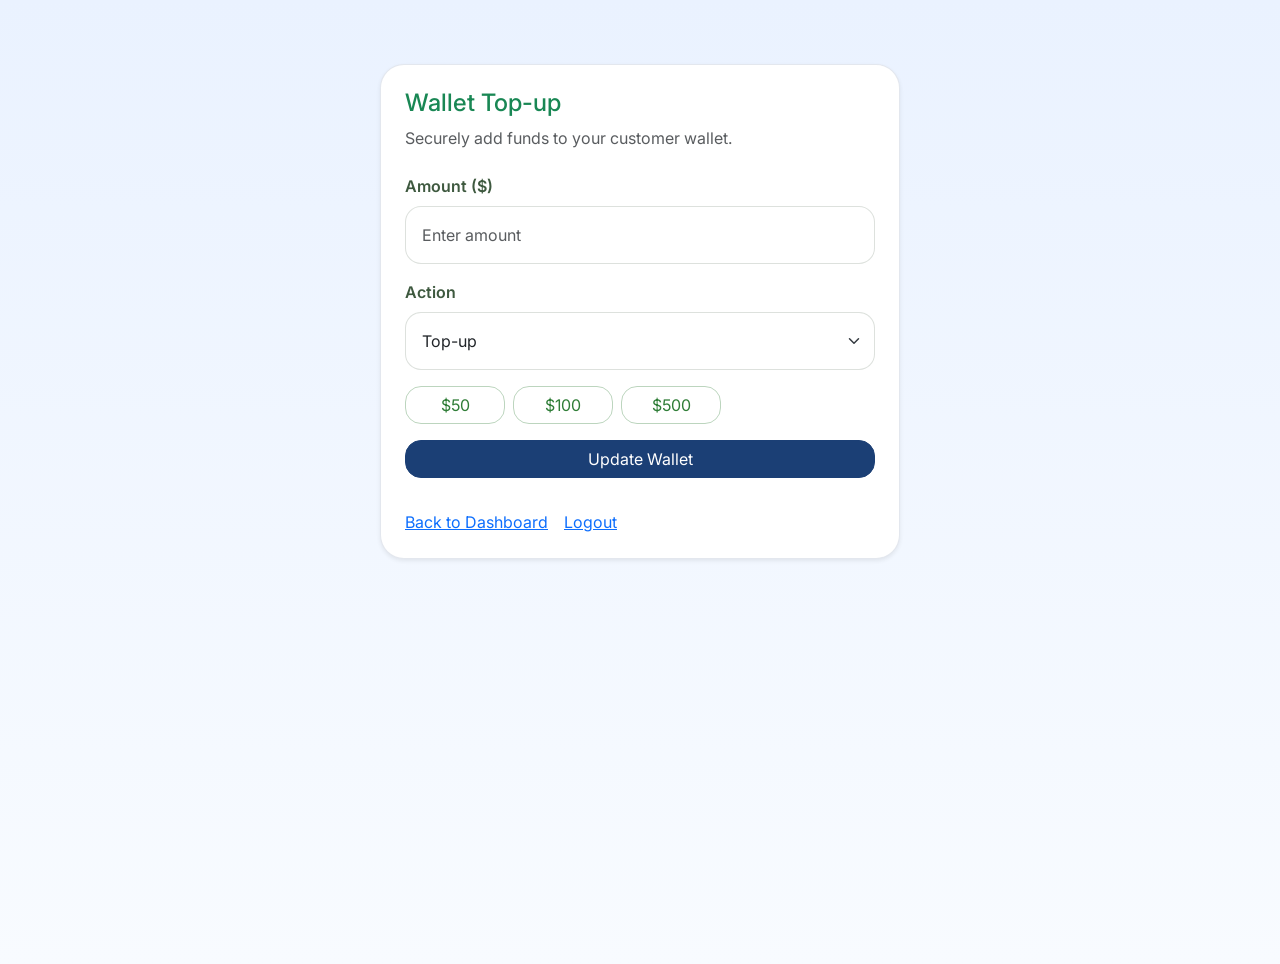
<file: src/main/resources/static/wallet-topup.html>
<!DOCTYPE html>
<html lang="en">
<head>
    <meta charset="UTF-8" />
    <meta name="viewport" content="width=device-width, initial-scale=1.0" />
    <title>Wallet Top-up - Agrilink</title>
    <link href="https://cdn.jsdelivr.net/npm/bootstrap@5.3.2/dist/css/bootstrap.min.css" rel="stylesheet" />
    <link href="css/style.css" rel="stylesheet" />
    <style>
        body { background: linear-gradient(180deg, #eaf2ff 0%, #f8fbff 100%); color: #1b3f75; }
        .topup-card { max-width: 520px; margin: 4rem auto; border-radius: 1.5rem; border: 1px solid rgba(27, 63, 117, 0.12); }
        .quick-button { min-width: 100px; }
        .btn-success { background-color: #1b3f75; border-color: #1b3f75; }
        .btn-success:hover { background-color: #152f5a; }
    </style>
</head>
<body>
<div class="container">
    <div class="card topup-card shadow-sm p-4 fade-in">
        <div class="mb-4">
            <h1 class="h4 text-success">Wallet Top-up</h1>
            <p class="text-muted mb-0">Securely add funds to your customer wallet.</p>
        </div>
        <form id="walletForm">
            <div class="mb-3">
                <label class="form-label">Amount ($)</label>
                <input id="amount" type="number" class="form-control" placeholder="Enter amount" min="1" required />
            </div>
            <div class="mb-3">
                <label class="form-label">Action</label>
                <select id="actionMode" class="form-select">
                    <option value="TOPUP">Top-up</option>
                    <option value="WITHDRAW">Withdraw</option>
                </select>
            </div>
            <div class="mb-3 d-flex flex-wrap gap-2">
                <button type="button" class="btn btn-outline-success quick-button">$50</button>
                <button type="button" class="btn btn-outline-success quick-button">$100</button>
                <button type="button" class="btn btn-outline-success quick-button">$500</button>
            </div>
            <button type="submit" class="btn btn-success w-100">Update Wallet</button>
        </form>
        <div id="message" class="mt-3 text-center text-danger"></div>
        <div class="mt-3 text-end">
            <div class="d-flex gap-3">
                <a href="customer-dashboard.html" class="text-primary">Back to Dashboard</a>
                <a href="index.html" class="text-primary">Logout</a>
            </div>
        </div>
    </div>
</div>
<script>
    const walletForm = document.getElementById('walletForm');
    const amountInput = document.getElementById('amount');
    const actionMode = document.getElementById('actionMode');
    const message = document.getElementById('message');
    const quickButtons = document.querySelectorAll('.quick-button');

    quickButtons.forEach(button => {
        button.addEventListener('click', () => {
            amountInput.value = button.textContent.replace('$', '');
        });
    });

    walletForm.addEventListener('submit', async (event) => {
        event.preventDefault();
        message.textContent = '';
        const stored = localStorage.getItem('agrilinkUser');
        if (!stored) {
            message.textContent = 'Please login again first.';
            return;
        }

        const { userId } = JSON.parse(stored);
        const amount = Number(amountInput.value);
        const action = actionMode.value;

        const response = await fetch('/api/user/wallet', {
            method: 'POST',
            headers: { 'Content-Type': 'application/json' },
            body: JSON.stringify({ userId, amount, action })
        });

        const data = await response.json();
        if (!response.ok) {
            message.textContent = data.error || 'Unable to update wallet.';
            return;
        }

        message.classList.remove('text-danger');
        message.classList.add('text-success');
        message.textContent = `Wallet updated: $${Number(data.walletBalance).toFixed(2)}`;
        setTimeout(() => window.location.href = 'customer-dashboard.html', 1500);
    });
</script>
<script>
  (function() {
    const theme = localStorage.getItem('agrilinkTheme');
    if (theme === 'dark') document.body.classList.add('theme-dark');
  })();
</script>
<script src="https://cdn.jsdelivr.net/npm/bootstrap@5.3.2/dist/js/bootstrap.bundle.min.js"></script>
</body>
</html>
</file>
<file: src/main/resources/static/css/style.css>
@import url('https://fonts.googleapis.com/css2?family=Inter:wght@400;500;600;700;800&display=swap');

:root {
    --primary: #2f7d37;
    --primary-soft: #e6f5ea;
    --accent: #7d4e9e;
    --accent-dark: #633e76;
    --surface: #ffffff;
    --surface-soft: #f8faf7;
    --text: #2a3f2d;
    --muted: #5d6d5b;
    --shadow: 0 24px 70px rgba(39, 69, 40, 0.12);
    --card-bg: #ffffff;
    --navbar-bg: rgba(255, 255, 255, 0.95);
    --navbar-text: #50634f;
    --btn-outline: rgba(47, 125, 55, 0.32);
    --section-title: #a86b3e;
}

html {
    font-family: 'Inter', system-ui, -apple-system, BlinkMacSystemFont, 'Segoe UI', sans-serif;
    text-rendering: optimizeLegibility;
    -webkit-font-smoothing: antialiased;
    -moz-osx-font-smoothing: grayscale;
}

body {
    background: radial-gradient(circle at top, #f7fff5 0%, #f6fbf7 48%, #ffffff 100%);
    color: var(--text);
    font-family: inherit;
    min-height: 100vh;
    overflow-x: hidden;
}

html.theme-dark body,
body.theme-dark {
    background: radial-gradient(circle at top, #0e1720 0%, #111827 55%, #17263a 100%) !important;
    color: #e5e7eb !important;
}

html.theme-dark body a,
body.theme-dark a,
html.theme-dark body .navbar-brand,
body.theme-dark .navbar-brand,
html.theme-dark body .navbar-nav .nav-link,
body.theme-dark .navbar-nav .nav-link,
html.theme-dark body .btn,
body.theme-dark .btn,
html.theme-dark body .form-label,
body.theme-dark .form-label,
html.theme-dark body .card-title,
body.theme-dark .card-title,
html.theme-dark body .feature-card h5,
body.theme-dark .feature-card h5,
html.theme-dark body .auth-sidebar,
body.theme-dark .auth-sidebar,
html.theme-dark body .card-body,
body.theme-dark .card-body,
html.theme-dark body .lead,
body.theme-dark .lead,
html.theme-dark body .text-muted,
body.theme-dark .text-muted,
html.theme-dark body .text-success,
body.theme-dark .text-success,
html.theme-dark body .text-primary,
body.theme-dark .text-primary,
html.theme-dark body .text-danger,
body.theme-dark .text-danger,
html.theme-dark body .text-warning,
body.theme-dark .text-warning {
    color: #d1d5db !important;
}

html.theme-dark body .navbar,
body.theme-dark .navbar,
html.theme-dark body .navbar-light,
body.theme-dark .navbar-light,
html.theme-dark body .bg-white,
body.theme-dark .bg-white,
html.theme-dark body .bg-light,
body.theme-dark .bg-light,
html.theme-dark body .card,
body.theme-dark .card,
html.theme-dark body .auth-card,
body.theme-dark .auth-card,
html.theme-dark body .hero-card,
body.theme-dark .hero-card,
html.theme-dark body .feature-card,
body.theme-dark .feature-card,
html.theme-dark body .table,
body.theme-dark .table,
html.theme-dark body .table-responsive,
body.theme-dark .table-responsive,
html.theme-dark body .form-card,
body.theme-dark .form-card,
html.theme-dark body .table-card,
body.theme-dark .table-card,
html.theme-dark body .dashboard-hero,
body.theme-dark .dashboard-hero,
html.theme-dark body .wallet-card,
body.theme-dark .wallet-card,
html.theme-dark body .topup-card,
body.theme-dark .topup-card,
html.theme-dark body .action-card,
body.theme-dark .action-card,
html.theme-dark body .auth-sidebar,
body.theme-dark .auth-sidebar,
html.theme-dark body .card-body,
body.theme-dark .card-body,
html.theme-dark body .sidebar,
body.theme-dark .sidebar,
html.theme-dark body .page-heading,
body.theme-dark .page-heading,
html.theme-dark body .status-chip,
body.theme-dark .status-chip,
html.theme-dark body .content-card,
body.theme-dark .content-card {
    background-color: #111827 !important;
    background: #111827 !important;
    border-color: rgba(148, 163, 184, 0.18) !important;
    box-shadow: 0 24px 70px rgba(3, 12, 29, 0.30) !important;
}

html.theme-dark body .navbar-brand,
body.theme-dark .navbar-brand,
html.theme-dark body .navbar-nav .nav-link,
body.theme-dark .navbar-nav .nav-link,
html.theme-dark body .btn-outline-success,
body.theme-dark .btn-outline-success,
html.theme-dark body .btn-outline-secondary,
body.theme-dark .btn-outline-secondary,
html.theme-dark body .btn-outline-primary,
body.theme-dark .btn-outline-primary,
html.theme-dark body .btn-outline-warning,
body.theme-dark .btn-outline-warning,
html.theme-dark body .btn-outline-danger,
body.theme-dark .btn-outline-danger {
    color: #d1d5db !important;
}

html.theme-dark body .navbar-nav .nav-link:hover,
body.theme-dark .navbar-nav .nav-link:hover,
html.theme-dark body .btn-outline-success:hover,
body.theme-dark .btn-outline-success:hover,
html.theme-dark body .btn-outline-secondary:hover,
body.theme-dark .btn-outline-secondary:hover,
html.theme-dark body .btn-outline-primary:hover,
body.theme-dark .btn-outline-primary:hover,
html.theme-dark body .btn-outline-warning:hover,
body.theme-dark .btn-outline-warning:hover,
html.theme-dark body .btn-outline-danger:hover,
body.theme-dark .btn-outline-danger:hover {
    color: #8df3c8 !important;
}

html.theme-dark body .btn-outline-success,
body.theme-dark .btn-outline-success,
html.theme-dark body .btn-outline-secondary,
body.theme-dark .btn-outline-secondary,
html.theme-dark body .btn-outline-primary,
body.theme-dark .btn-outline-primary,
html.theme-dark body .btn-outline-warning,
body.theme-dark .btn-outline-warning,
html.theme-dark body .btn-outline-danger,
body.theme-dark .btn-outline-danger {
    background-color: rgba(255, 255, 255, 0.04) !important;
    border-color: rgba(148, 163, 184, 0.22) !important;
}

html.theme-dark body .form-control,
body.theme-dark .form-control,
html.theme-dark body .form-select,
body.theme-dark .form-select,
html.theme-dark body textarea.form-control,
body.theme-dark textarea.form-control {
    background: #1f2937 !important;
    color: #e5e7eb !important;
    border-color: rgba(148, 163, 184, 0.18) !important;
}

html.theme-dark body .form-control::placeholder,
body.theme-dark .form-control::placeholder {
    color: #9ca3af !important;
}

html.theme-dark body .form-control:focus,
body.theme-dark .form-control:focus,
html.theme-dark body .form-select:focus,
body.theme-dark .form-select:focus,
html.theme-dark body textarea.form-control:focus,
body.theme-dark textarea.form-control:focus {
    box-shadow: 0 0 0 0.18rem rgba(34, 197, 94, 0.18) !important;
}

html.theme-dark body .section-title,
body.theme-dark .section-title {
    color: #8adea6 !important;
}

html.theme-dark body .lead,
body.theme-dark .lead,
html.theme-dark body .text-muted,
body.theme-dark .text-muted {
    color: #cbd5e1 !important;
}

html.theme-dark body .btn-accent,
body.theme-dark .btn-accent,
html.theme-dark body .btn-primary,
body.theme-dark .btn-primary {
    box-shadow: 0 18px 34px rgba(89, 29, 146, 0.24) !important;
}

html.theme-dark body .navbar-toggler-icon,
body.theme-dark .navbar-toggler-icon {
    filter: invert(1) brightness(1.05) !important;
}

html.theme-dark body .table th,
body.theme-dark .table th,
html.theme-dark body .table td,
body.theme-dark .table td {
    color: #d1d5db !important;
}

html.theme-dark body .table-light,
body.theme-dark .table-light {
    background-color: rgba(255, 255, 255, 0.05) !important;
}

html.theme-dark body .btn-success,
body.theme-dark .btn-success,
html.theme-dark body .btn-outline-primary,
body.theme-dark .btn-outline-primary {
    color: #d1d5db !important;
}

html.theme-dark body .btn-success,
body.theme-dark .btn-success,
html.theme-dark body .btn-primary,
body.theme-dark .btn-primary {
    background-color: #25612f !important;
    border-color: #25612f !important;
}

html.theme-dark body .btn-outline-primary,
body.theme-dark .btn-outline-primary {
    color: #93c5fd !important;
    border-color: rgba(147, 197, 253, 0.28) !important;
}

html.theme-dark body .btn-outline-success,
body.theme-dark .btn-outline-success {
    color: #86efac !important;
    border-color: rgba(134, 239, 172, 0.28) !important;
}

html.theme-dark body .btn-outline-secondary,
body.theme-dark .btn-outline-secondary {
    color: #cbd5e1 !important;
    border-color: rgba(148, 163, 184, 0.25) !important;
    background-color: rgba(255,255,255,0.04) !important;
}

html.theme-dark body .btn-outline-warning,
body.theme-dark .btn-outline-warning,
html.theme-dark body .btn-outline-danger,
body.theme-dark .btn-outline-danger {
    color: #f5d486 !important;
}

body.theme-dark .sidebar,
body.theme-dark .sidebar .nav-link,
body.theme-dark .sidebar .nav-link.active,
body.theme-dark .sidebar .nav-link:hover {
    background-color: #0f1722 !important;
    color: #d1d5db !important;
}

body.theme-dark .sidebar .nav-link.active,
body.theme-dark .sidebar .nav-link:hover {
    background-color: rgba(148, 163, 184, 0.12) !important;
}

body.theme-dark .status-chip {
    background-color: rgba(56, 189, 248, 0.12) !important;
    color: #d1d5db !important;
}

body.theme-dark .page-heading,
body.theme-dark .text-success,
body.theme-dark .text-primary,
body.theme-dark .text-warning,
body.theme-dark .text-danger,
body.theme-dark .text-muted,
body.theme-dark .text-secondary,
body.theme-dark .auth-sidebar h2,
body.theme-dark .auth-sidebar p,
body.theme-dark .card-body h1,
body.theme-dark .card-body h2,
body.theme-dark .card-body h3,
body.theme-dark .card-body h4,
body.theme-dark .card-body h5,
body.theme-dark .card-body h6,
body.theme-dark .card-body p,
body.theme-dark .card-body span,
body.theme-dark .card-body a,
body.theme-dark .table th,
body.theme-dark .table td,
body.theme-dark .table thead th,
body.theme-dark .table tbody td {
    color: #d1d5db !important;
}

body.theme-dark .btn-outline-secondary:hover,
body.theme-dark .btn-outline-success:hover,
body.theme-dark .btn-outline-primary:hover,
body.theme-dark .btn-outline-warning:hover,
body.theme-dark .btn-outline-danger:hover {
    background-color: rgba(255, 255, 255, 0.08) !important;
}

body.theme-dark .card,
body.theme-dark .auth-card,
body.theme-dark .hero-card,
body.theme-dark .feature-card,
body.theme-dark .table,
body.theme-dark .table-responsive,
body.theme-dark .form-card,
body.theme-dark .table-card,
body.theme-dark .dashboard-hero,
body.theme-dark .wallet-card,
body.theme-dark .topup-card,
body.theme-dark .action-card,
body.theme-dark .card-body,
body.theme-dark .sidebar,
body.theme-dark .auth-sidebar,
body.theme-dark .content-card {
    background-color: #111827 !important;
    color: #d1d5db !important;
}

.theme-toggle-btn {
    min-width: 130px;
}

@media (prefers-reduced-motion: reduce) {
    *, *::before, *::after {
        animation-duration: 0.01ms !important;
        animation-iteration-count: 1 !important;
        transition-duration: 0.01ms !important;
        scroll-behavior: auto !important;
    }
}

.navbar {
    background-color: rgba(255, 255, 255, 0.95) !important;
    backdrop-filter: blur(16px);
    box-shadow: 0 18px 55px rgba(31, 66, 33, 0.08);
    transition: transform 0.35s ease, box-shadow 0.35s ease;
}

.navbar:hover {
    transform: translateY(-1px);
    box-shadow: 0 22px 70px rgba(31, 66, 33, 0.12);
}

.navbar-brand {
    font-weight: 700;
    letter-spacing: 0.14em;
    color: var(--primary) !important;
}

.navbar-nav .nav-link {
    color: #50634f !important;
    font-weight: 500;
    position: relative;
}

.navbar-nav .nav-link::after {
    content: '';
    position: absolute;
    left: 0;
    bottom: -4px;
    width: 0;
    height: 2px;
    background: var(--primary);
    transition: width 0.26s ease;
}

.navbar-nav .nav-link:hover {
    color: var(--primary) !important;
}

.navbar-nav .nav-link:hover::after {
    width: 100%;
}

.navbar-toggler {
    border-color: rgba(47, 125, 55, 0.35);
}

.navbar-toggler-icon {
    filter: brightness(0.8);
}

.btn-accent,
.btn-primary {
    background: linear-gradient(135deg, #634a98 0%, #7d4e9e 55%, #9e63c0 100%);
    border: none;
    color: #fff;
    box-shadow: 0 18px 34px rgba(125, 78, 158, 0.18);
    transition: transform 0.22s ease, box-shadow 0.22s ease, opacity 0.22s ease;
}

.btn-accent:hover,
.btn-primary:hover,
.btn-accent:focus,
.btn-primary:focus {
    transform: translateY(-2px);
    background: linear-gradient(135deg, #543a7c 0%, #6f3e91 55%, #8d54b2 100%);
    box-shadow: 0 24px 42px rgba(125, 78, 158, 0.24);
    opacity: 0.98;
}

.btn-outline-success {
    color: var(--primary);
    border-color: rgba(47, 125, 55, 0.32);
    transition: background-color 0.25s ease, color 0.25s ease, transform 0.25s ease;
}

.btn-outline-success:hover,
.btn-outline-success:focus {
    background-color: rgba(47, 125, 55, 0.08);
    color: var(--primary);
    transform: translateY(-1px);
}

.btn {
    border-radius: 1rem;
}

.card,
.auth-card,
.hero-card,
.feature-card,
.table,
.table-responsive {
    border-radius: 1.4rem;
    box-shadow: var(--shadow);
    transition: transform 0.25s ease, box-shadow 0.25s ease, opacity 0.25s ease;
}

.card:hover,
.auth-card:hover,
.hero-card:hover,
.feature-card:hover {
    transform: translateY(-3px);
    box-shadow: 0 26px 75px rgba(39, 69, 40, 0.14);
}

.form-control,
.form-select,
textarea.form-control {
    border-radius: 1rem;
    border: 1px solid rgba(47, 70, 46, 0.16);
    padding: 1rem 1rem;
    box-shadow: none;
    transition: border-color 0.3s ease, box-shadow 0.3s ease, transform 0.3s ease;
}

.form-control:focus,
.form-select:focus,
textarea.form-control:focus {
    outline: none;
    border-color: var(--primary);
    box-shadow: 0 0 0 0.18rem rgba(47, 125, 55, 0.14);
    transform: translateY(-1px);
}

.form-label {
    font-weight: 600;
    color: #3e593f;
}

.was-validated .form-control:invalid,
.was-validated .form-select:invalid,
.is-invalid {
    border-color: #d22d2d !important;
    box-shadow: 0 0 0 0.18rem rgba(210, 45, 45, 0.16) !important;
    animation: shake 0.26s ease;
}

.was-validated .form-control:valid,
.was-validated .form-select:valid,
.is-valid {
    border-color: var(--primary) !important;
    box-shadow: 0 0 0 0.18rem rgba(47, 125, 55, 0.16) !important;
}

.invalid-feedback,
.valid-feedback {
    font-size: 0.9rem;
    margin-top: 0.35rem;
}

.input-feedback {
    opacity: 0;
    max-height: 0;
    transition: opacity 0.25s ease, max-height 0.25s ease;
}

.is-invalid ~ .input-feedback,
.was-validated .form-control:invalid ~ .input-feedback,
.was-validated .form-select:invalid ~ .input-feedback {
    opacity: 1;
    max-height: 3rem;
}

.hero-img,
.card-img-top,
.img-fluid {
    border-radius: 1.2rem;
}

.fade-in {
    opacity: 0;
    transform: translateY(18px);
    animation: fadeInUp 0.9s ease forwards;
}

@keyframes fadeInUp {
    0% {
        opacity: 0;
        transform: translateY(18px);
    }
    100% {
        opacity: 1;
        transform: translateY(0);
    }
}

@keyframes shake {
    0% {
        transform: translateX(0);
    }
    25% {
        transform: translateX(-6px);
    }
    50% {
        transform: translateX(5px);
    }
    75% {
        transform: translateX(-3px);
    }
    100% {
        transform: translateX(0);
    }
}

@media (prefers-reduced-motion: reduce) {
    *, *::before, *::after {
        animation-duration: 0.01ms !important;
        animation-iteration-count: 1 !important;
        transition-duration: 0.01ms !important;
        scroll-behavior: auto !important;
    }
}
</file>
